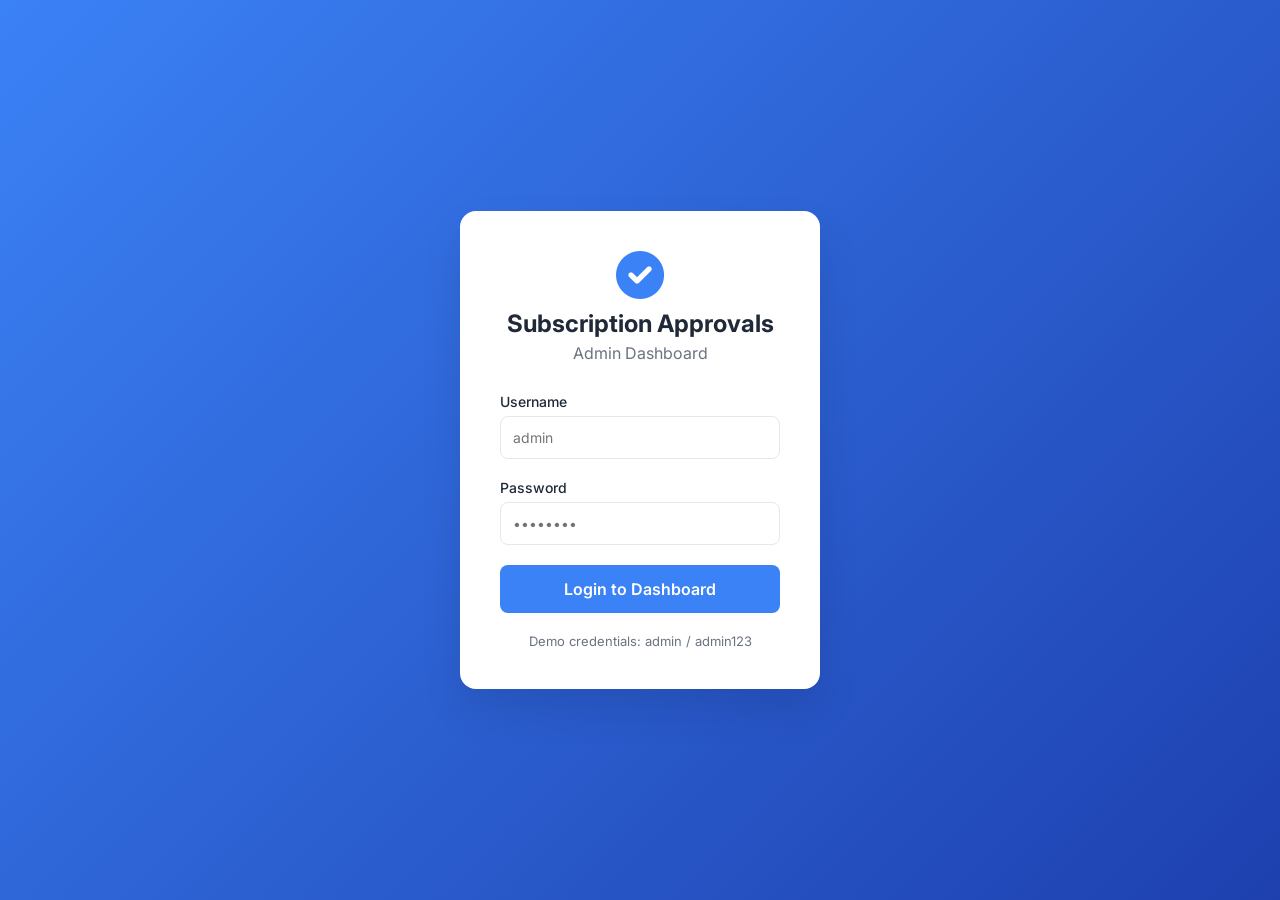
<file: index.html>
<!DOCTYPE html>
<html lang="en">
<head>
    <meta charset="UTF-8">
    <meta name="viewport" content="width=device-width, initial-scale=1.0">
    <title>Admin Login | Subscription Approvals</title>
    <link rel="stylesheet" href="https://cdnjs.cloudflare.com/ajax/libs/font-awesome/6.0.0/css/all.min.css">
    <link href="https://fonts.googleapis.com/css2?family=Inter:wght@300;400;500;600;700&display=swap" rel="stylesheet">
    <link rel="stylesheet" href="style.css">
</head>
<body class="login-page">
    <div class="login-container">
        <div class="login-box">
            <div class="login-header">
                <i class="fas fa-check-circle"></i>
                <h2>Subscription Approvals</h2>
                <p>Admin Dashboard</p>
            </div>
            <form id="loginForm" onsubmit="handleLogin(event)">
                <div class="form-group">
                    <label for="username">Username</label>
                    <input type="text" id="username" placeholder="admin" required>
                </div>
                <div class="form-group">
                    <label for="password">Password</label>
                    <input type="password" id="password" placeholder="••••••••" required>
                </div>
                <button type="submit" class="btn-login">Login to Dashboard</button>
            </form>
            <div class="login-info">
                <p>Demo credentials: admin / admin123</p>
            </div>
        </div>
    </div>

    <script>
        function handleLogin(e) {
            e.preventDefault();
            const username = document.getElementById('username').value;
            const password = document.getElementById('password').value;
            // Simple demo auth
            if (username === 'admin' && password === 'admin123') {
                localStorage.setItem('isLoggedIn', 'true');
                window.location.href = 'dashboard.html';
            } else {
                alert('Invalid credentials. Use admin/admin123');
            }
        }
    </script>
</body>
</html>
</file>
<file: style.css>
* {
    margin: 0;
    padding: 0;
    box-sizing: border-box;
    font-family: 'Inter', sans-serif;
}

:root {
    --primary: #3b82f6;
    --primary-dark: #2563eb;
    --success: #10b981;
    --danger: #ef4444;
    --warning: #f59e0b;
    --dark: #1f2937;
    --gray: #6b7280;
    --light: #f3f4f6;
    --border: #e5e7eb;
}

body {
    background: var(--light);
}

/* Login Page */
.login-page {
    display: flex;
    justify-content: center;
    align-items: center;
    min-height: 100vh;
    background: linear-gradient(135deg, var(--primary) 0%, #1e40af 100%);
}

.login-container {
    width: 100%;
    max-width: 400px;
    padding: 20px;
}

.login-box {
    background: white;
    border-radius: 16px;
    padding: 40px;
    box-shadow: 0 20px 40px rgba(0,0,0,0.1);
}

.login-header {
    text-align: center;
    margin-bottom: 30px;
}

.login-header i {
    font-size: 48px;
    color: var(--primary);
    margin-bottom: 10px;
}

.login-header h2 {
    color: var(--dark);
    margin-bottom: 5px;
}

.login-header p {
    color: var(--gray);
}

.form-group {
    margin-bottom: 20px;
}

.form-group label {
    display: block;
    margin-bottom: 6px;
    font-weight: 500;
    color: var(--dark);
    font-size: 14px;
}

.form-group input,
.form-group select {
    width: 100%;
    padding: 12px;
    border: 1px solid var(--border);
    border-radius: 8px;
    font-size: 14px;
    transition: border-color 0.3s;
}

.form-group input:focus,
.form-group select:focus {
    outline: none;
    border-color: var(--primary);
    box-shadow: 0 0 0 3px rgba(59,130,246,0.1);
}

.btn-login {
    width: 100%;
    padding: 14px;
    background: var(--primary);
    color: white;
    border: none;
    border-radius: 8px;
    font-weight: 600;
    font-size: 16px;
    cursor: pointer;
    transition: background 0.3s;
}

.btn-login:hover {
    background: var(--primary-dark);
}

.login-info {
    margin-top: 20px;
    text-align: center;
    font-size: 13px;
    color: var(--gray);
}

/* Dashboard Layout */
.dashboard {
    display: flex;
    min-height: 100vh;
}

.sidebar {
    width: 280px;
    background: white;
    border-right: 1px solid var(--border);
    display: flex;
    flex-direction: column;
    position: fixed;
    top: 0;
    left: 0;
    bottom: 0;
}

.sidebar-header {
    padding: 24px;
    display: flex;
    align-items: center;
    gap: 12px;
    border-bottom: 1px solid var(--border);
}

.sidebar-header i {
    font-size: 28px;
    color: var(--primary);
}

.sidebar-header span {
    font-size: 20px;
    font-weight: 700;
    color: var(--dark);
}

.sidebar-nav {
    flex: 1;
    padding: 20px 0;
}

.nav-item {
    display: flex;
    align-items: center;
    padding: 12px 24px;
    color: var(--gray);
    text-decoration: none;
    transition: all 0.3s;
    margin: 4px 8px;
    border-radius: 8px;
    position: relative;
}

.nav-item i {
    width: 24px;
    font-size: 18px;
}

.nav-item span {
    margin-left: 12px;
    font-weight: 500;
}

.nav-item .badge {
    margin-left: auto;
    background: var(--primary);
    color: white;
    padding: 2px 8px;
    border-radius: 20px;
    font-size: 12px;
}

.nav-item:hover,
.nav-item.active {
    background: var(--primary);
    color: white;
}

.nav-item:hover .badge,
.nav-item.active .badge {
    background: white;
    color: var(--primary);
}

.sidebar-footer {
    padding: 20px 24px;
    border-top: 1px solid var(--border);
    display: flex;
    align-items: center;
    justify-content: space-between;
}

.user-info {
    display: flex;
    align-items: center;
    gap: 12px;
}

.user-info i {
    font-size: 32px;
    color: var(--gray);
}

.user-name {
    font-weight: 600;
    font-size: 14px;
    color: var(--dark);
}

.user-role {
    font-size: 12px;
    color: var(--gray);
}

.logout-btn {
    background: none;
    border: none;
    color: var(--gray);
    font-size: 18px;
    cursor: pointer;
    padding: 8px;
    border-radius: 8px;
    transition: all 0.3s;
}

.logout-btn:hover {
    background: var(--light);
    color: var(--danger);
}

/* Main Content */
.main-content {
    flex: 1;
    margin-left: 280px;
    padding: 30px;
}

.main-header {
    display: flex;
    justify-content: space-between;
    align-items: center;
    margin-bottom: 30px;
    flex-wrap: wrap;
    gap: 20px;
}

.main-header h1 {
    font-size: 28px;
    font-weight: 700;
    color: var(--dark);
}

.header-actions {
    display: flex;
    gap: 12px;
    align-items: center;
}

.search-box {
    display: flex;
    align-items: center;
    background: white;
    border: 1px solid var(--border);
    border-radius: 8px;
    padding: 0 12px;
    height: 42px;
}

.search-box i {
    color: var(--gray);
    margin-right: 8px;
}

.search-box input {
    border: none;
    outline: none;
    width: 200px;
    font-size: 14px;
}

.btn-refresh {
    width: 42px;
    height: 42px;
    border: 1px solid var(--border);
    background: white;
    border-radius: 8px;
    color: var(--gray);
    cursor: pointer;
    transition: all 0.3s;
}

.btn-refresh:hover {
    background: var(--light);
    color: var(--primary);
}

.btn-primary {
    background: var(--primary);
    color: white;
    border: none;
    padding: 10px 20px;
    border-radius: 8px;
    font-weight: 600;
    font-size: 14px;
    cursor: pointer;
    display: inline-flex;
    align-items: center;
    gap: 8px;
    transition: background 0.3s;
}

.btn-primary:hover {
    background: var(--primary-dark);
}

.btn-secondary {
    background: white;
    color: var(--dark);
    border: 1px solid var(--border);
    padding: 10px 20px;
    border-radius: 8px;
    font-weight: 600;
    font-size: 14px;
    cursor: pointer;
    display: inline-flex;
    align-items: center;
    gap: 8px;
    transition: all 0.3s;
}

.btn-secondary:hover {
    background: var(--light);
}

/* Stats Cards */
.stats-grid {
    display: grid;
    grid-template-columns: repeat(4, 1fr);
    gap: 20px;
    margin-bottom: 30px;
}

.stat-card {
    background: white;
    border-radius: 12px;
    padding: 20px;
    display: flex;
    align-items: center;
    gap: 16px;
    box-shadow: 0 2px 4px rgba(0,0,0,0.02);
}

.stat-card .stat-icon {
    width: 48px;
    height: 48px;
    border-radius: 12px;
    display: flex;
    align-items: center;
    justify-content: center;
    font-size: 20px;
}

.stat-card.blue .stat-icon {
    background: #dbeafe;
    color: var(--primary);
}

.stat-card.green .stat-icon {
    background: #d1fae5;
    color: var(--success);
}

.stat-card.red .stat-icon {
    background: #fee2e2;
    color: var(--danger);
}

.stat-card.purple .stat-icon {
    background: #ede9fe;
    color: #8b5cf6;
}

.stat-label {
    font-size: 13px;
    color: var(--gray);
    margin-bottom: 4px;
}

.stat-value {
    font-size: 24px;
    font-weight: 700;
    color: var(--dark);
}

/* Tabs */
.tabs {
    display: flex;
    gap: 10px;
    margin-bottom: 20px;
    border-bottom: 1px solid var(--border);
    padding-bottom: 10px;
}

.tab-btn {
    background: none;
    border: none;
    padding: 8px 16px;
    font-size: 14px;
    font-weight: 500;
    color: var(--gray);
    cursor: pointer;
    border-radius: 20px;
    transition: all 0.3s;
}

.tab-btn:hover {
    background: var(--light);
    color: var(--dark);
}

.tab-btn.active {
    background: var(--primary);
    color: white;
}

/* Requests Grid */
.requests-grid {
    display: grid;
    grid-template-columns: repeat(auto-fill, minmax(350px, 1fr));
    gap: 20px;
}

.request-card {
    background: white;
    border-radius: 12px;
    padding: 20px;
    box-shadow: 0 2px 4px rgba(0,0,0,0.02);
    border-left: 4px solid transparent;
    transition: transform 0.3s, box-shadow 0.3s;
}

.request-card:hover {
    transform: translateY(-2px);
    box-shadow: 0 10px 20px rgba(0,0,0,0.05);
}

.request-card.pending {
    border-left-color: var(--warning);
}

.request-card.approved {
    border-left-color: var(--success);
}

.request-card.rejected {
    border-left-color: var(--danger);
}

.request-header {
    display: flex;
    justify-content: space-between;
    align-items: center;
    margin-bottom: 12px;
}

.company-code {
    background: var(--light);
    padding: 4px 8px;
    border-radius: 4px;
    font-size: 12px;
    font-weight: 600;
    color: var(--gray);
}

.request-time {
    font-size: 12px;
    color: var(--gray);
}

.company-info h4 {
    font-size: 16px;
    font-weight: 600;
    color: var(--dark);
    margin-bottom: 8px;
}

.company-info p {
    font-size: 13px;
    color: var(--gray);
    margin-bottom: 4px;
    display: flex;
    align-items: center;
    gap: 6px;
}

.subscription-details {
    background: var(--light);
    padding: 12px;
    border-radius: 8px;
    margin: 12px 0;
}

.detail-item {
    display: flex;
    justify-content: space-between;
    margin-bottom: 6px;
    font-size: 13px;
}

.detail-item .label {
    color: var(--gray);
}

.detail-item .value {
    font-weight: 500;
    color: var(--dark);
}

.detail-item .value.amount {
    font-weight: 700;
    color: var(--primary);
}

.request-actions {
    display: flex;
    gap: 8px;
    margin-top: 12px;
}

.btn-approve {
    flex: 1;
    background: var(--success);
    color: white;
    border: none;
    padding: 8px;
    border-radius: 6px;
    font-weight: 500;
    font-size: 13px;
    cursor: pointer;
    display: inline-flex;
    align-items: center;
    justify-content: center;
    gap: 4px;
    transition: opacity 0.3s;
}

.btn-approve:hover {
    opacity: 0.9;
}

.btn-reject {
    flex: 1;
    background: var(--danger);
    color: white;
    border: none;
    padding: 8px;
    border-radius: 6px;
    font-weight: 500;
    font-size: 13px;
    cursor: pointer;
    display: inline-flex;
    align-items: center;
    justify-content: center;
    gap: 4px;
    transition: opacity 0.3s;
}

.btn-reject:hover {
    opacity: 0.9;
}

.btn-view {
    background: var(--light);
    color: var(--gray);
    border: none;
    padding: 8px 12px;
    border-radius: 6px;
    cursor: pointer;
    transition: all 0.3s;
}

.btn-view:hover {
    background: var(--primary);
    color: white;
}

/* Empty State */
.empty-state {
    text-align: center;
    padding: 60px 20px;
    color: var(--gray);
}

.empty-state i {
    font-size: 64px;
    margin-bottom: 20px;
    opacity: 0.5;
}

.empty-state h3 {
    font-size: 20px;
    margin-bottom: 8px;
    color: var(--dark);
}

/* Clients Table */
.table-container {
    background: white;
    border-radius: 12px;
    padding: 20px;
    overflow-x: auto;
}

.clients-table {
    width: 100%;
    border-collapse: collapse;
}

.clients-table th {
    text-align: left;
    padding: 12px;
    font-size: 12px;
    font-weight: 600;
    color: var(--gray);
    text-transform: uppercase;
    letter-spacing: 0.5px;
    border-bottom: 2px solid var(--border);
}

.clients-table td {
    padding: 12px;
    border-bottom: 1px solid var(--border);
    font-size: 14px;
}

.clients-table tbody tr:hover {
    background: var(--light);
}

.status-badge {
    display: inline-block;
    padding: 4px 8px;
    border-radius: 20px;
    font-size: 12px;
    font-weight: 500;
}

.status-badge.active {
    background: #d1fae5;
    color: #065f46;
}

.status-badge.inactive {
    background: #fee2e2;
    color: #991b1b;
}

.action-btn {
    background: none;
    border: none;
    padding: 6px;
    border-radius: 4px;
    cursor: pointer;
    color: var(--gray);
    transition: all 0.3s;
    margin: 0 4px;
}

.action-btn:hover {
    background: var(--light);
    color: var(--danger);
}

.action-btn.edit:hover {
    color: var(--primary);
}

/* Modals */
.modal {
    display: none;
    position: fixed;
    top: 0;
    left: 0;
    width: 100%;
    height: 100%;
    background: rgba(0,0,0,0.5);
    z-index: 1000;
    align-items: center;
    justify-content: center;
}

.modal.active {
    display: flex;
}

.modal-content {
    background: white;
    border-radius: 12px;
    width: 90%;
    max-width: 500px;
    max-height: 90vh;
    overflow-y: auto;
    animation: slideIn 0.3s;
}

@keyframes slideIn {
    from {
        transform: translateY(-50px);
        opacity: 0;
    }
    to {
        transform: translateY(0);
        opacity: 1;
    }
}

.modal-header {
    padding: 20px;
    border-bottom: 1px solid var(--border);
    display: flex;
    justify-content: space-between;
    align-items: center;
}

.modal-header h2 {
    font-size: 20px;
    font-weight: 600;
    color: var(--dark);
}

.modal-close {
    background: none;
    border: none;
    font-size: 24px;
    cursor: pointer;
    color: var(--gray);
    transition: color 0.3s;
}

.modal-close:hover {
    color: var(--danger);
}

.modal-body {
    padding: 20px;
}

.modal-footer {
    padding: 20px;
    border-top: 1px solid var(--border);
    display: flex;
    justify-content: flex-end;
    gap: 12px;
}
</file>
